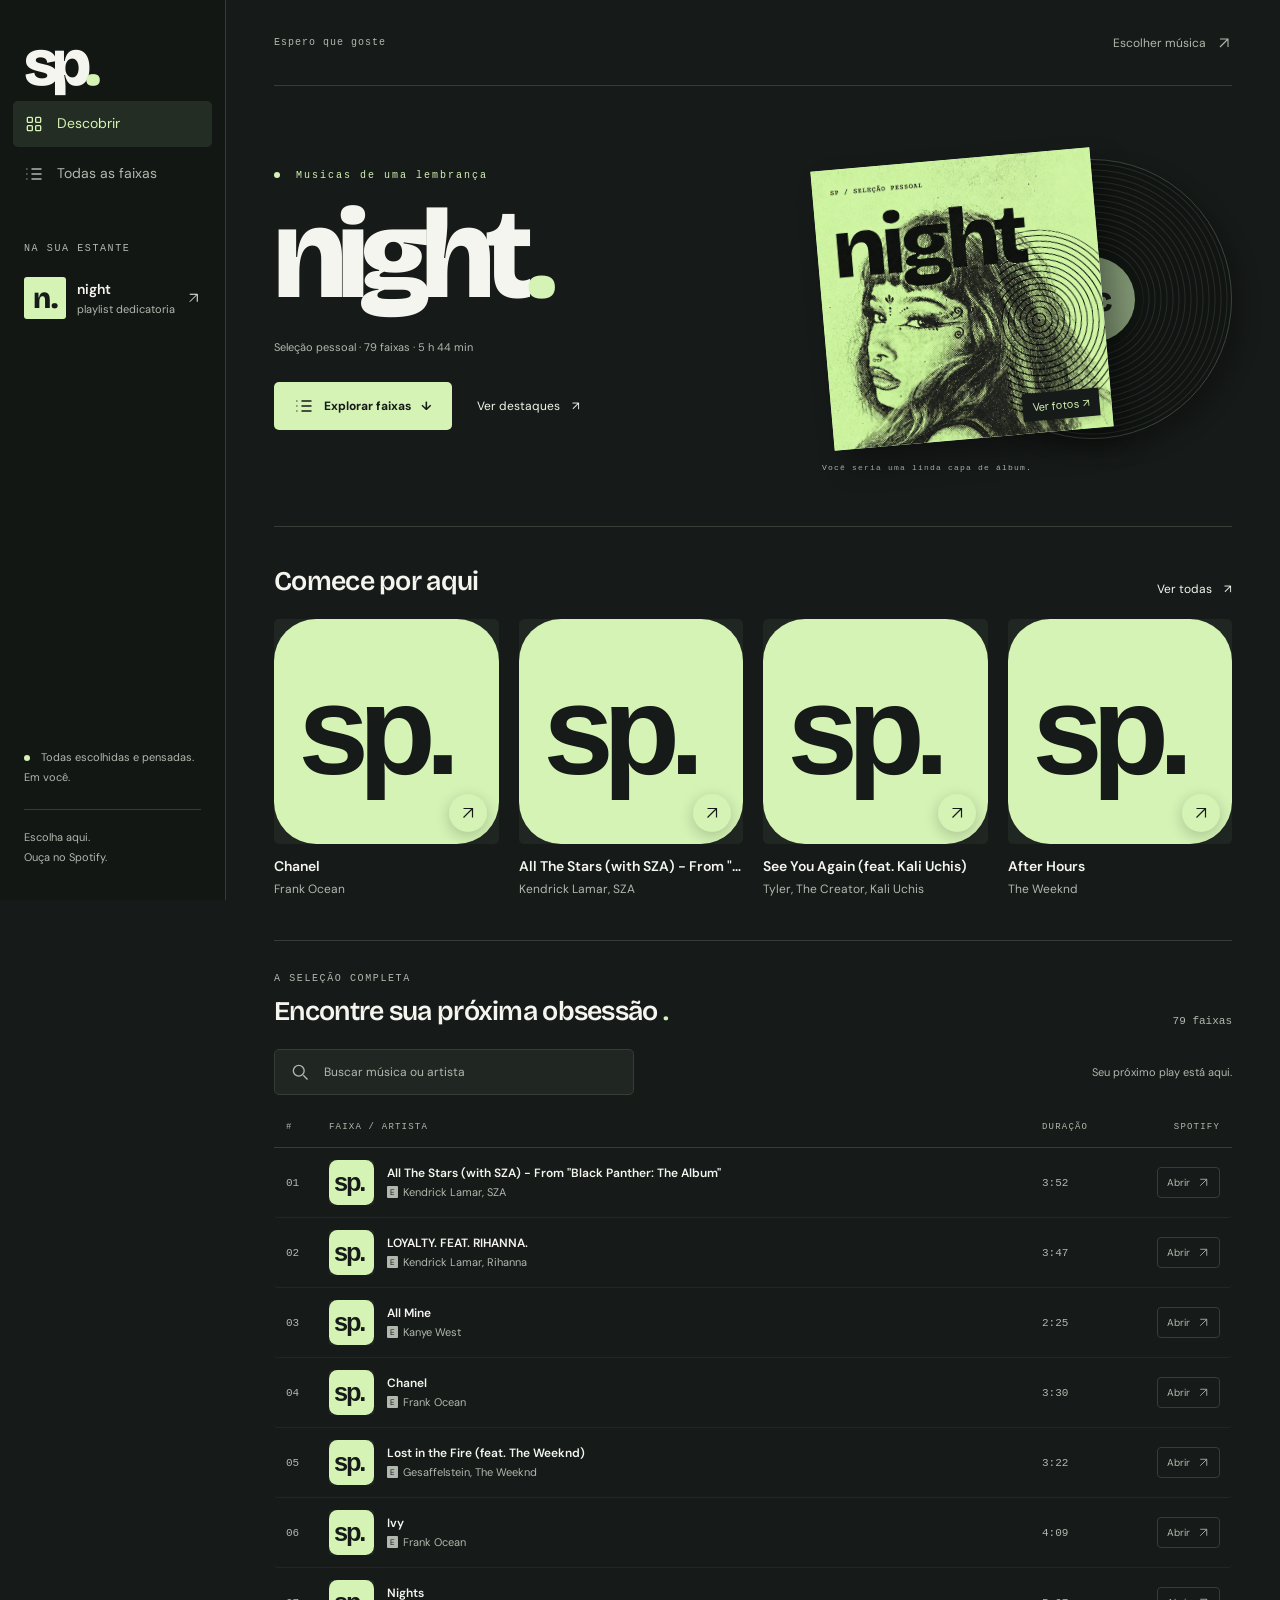
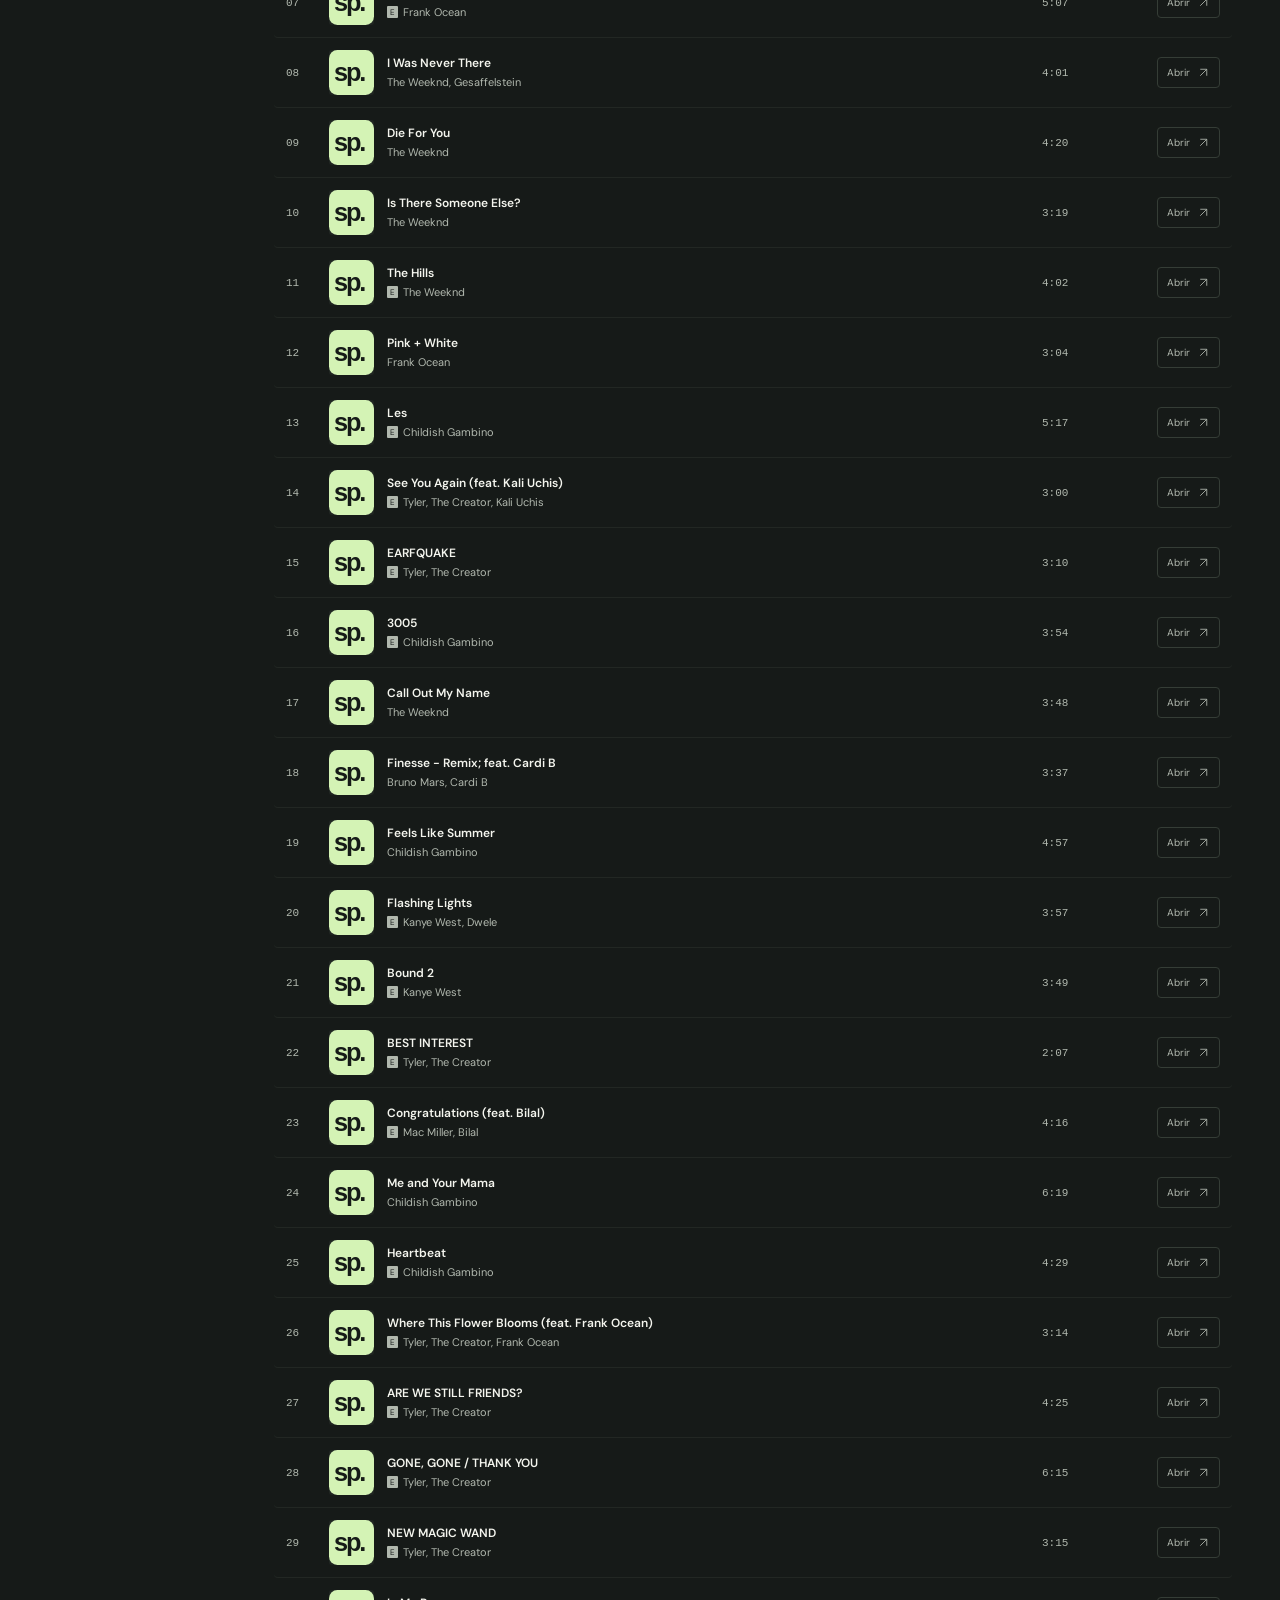
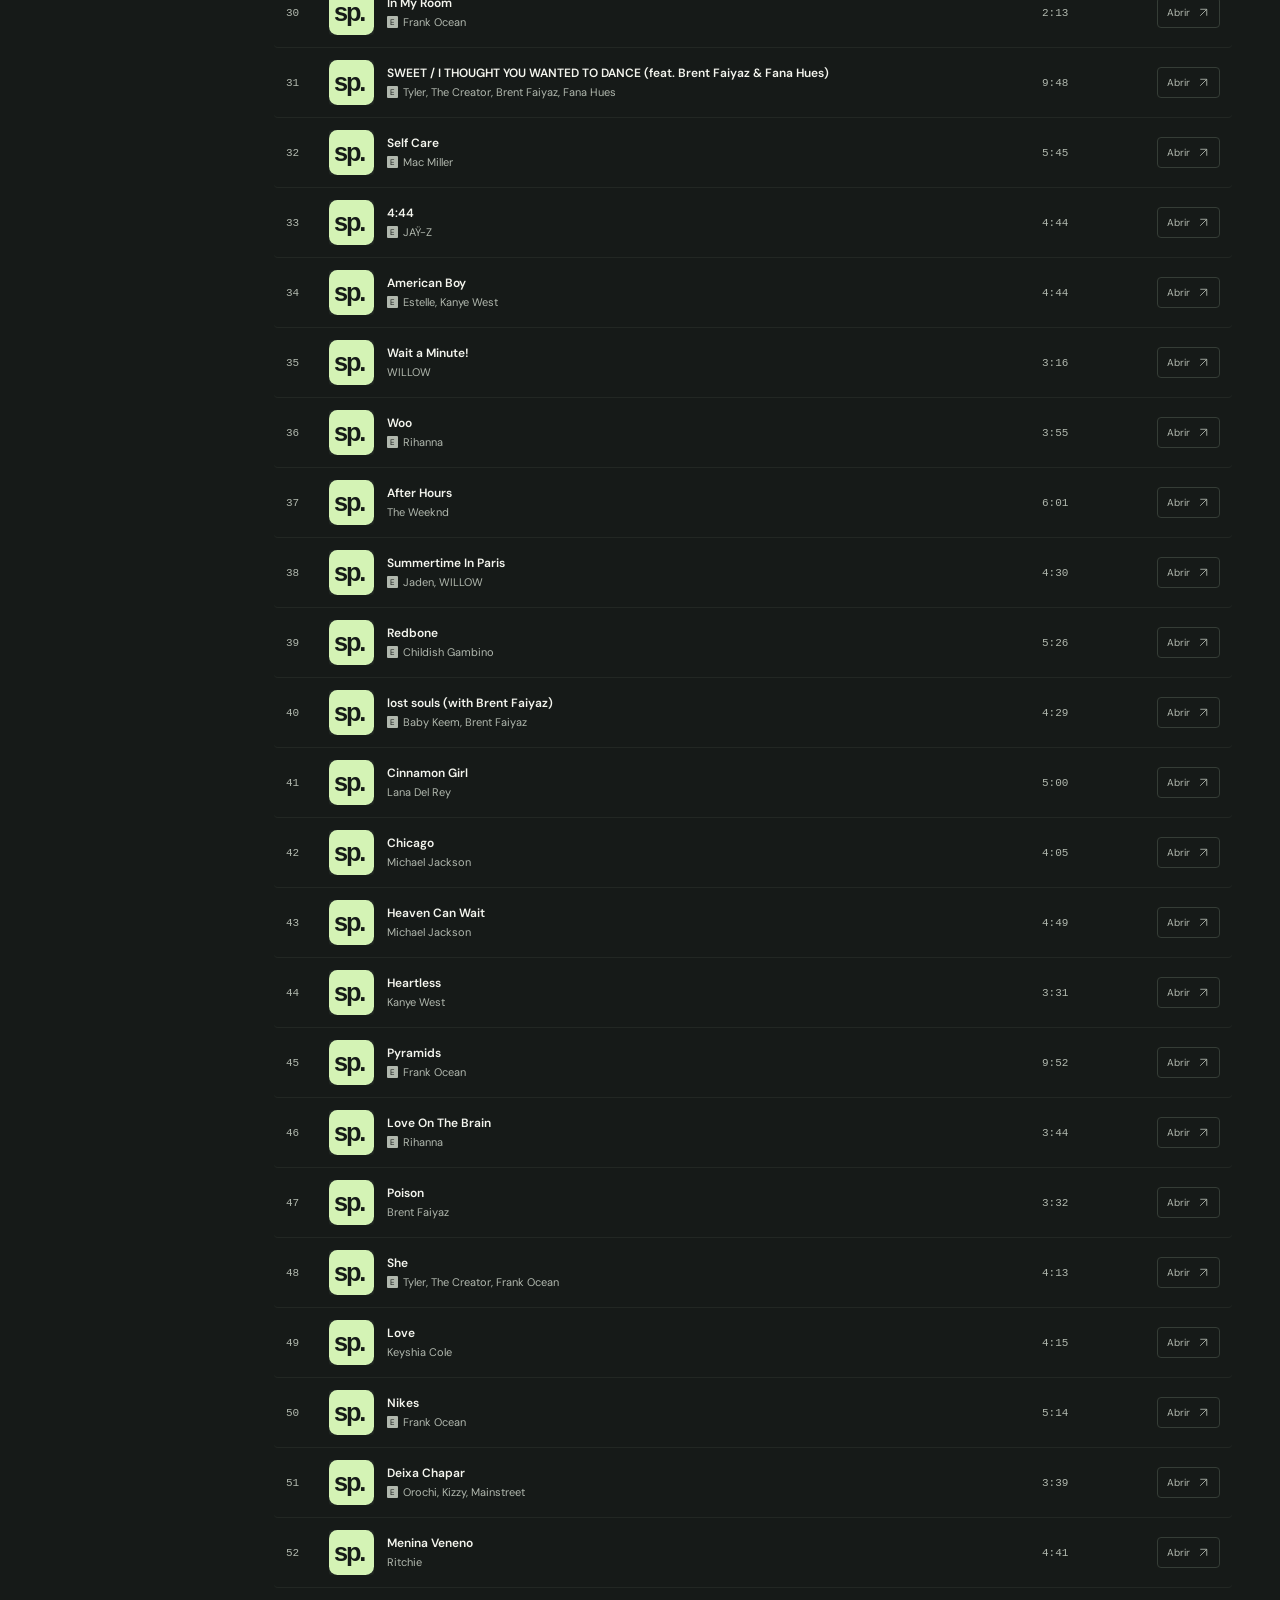
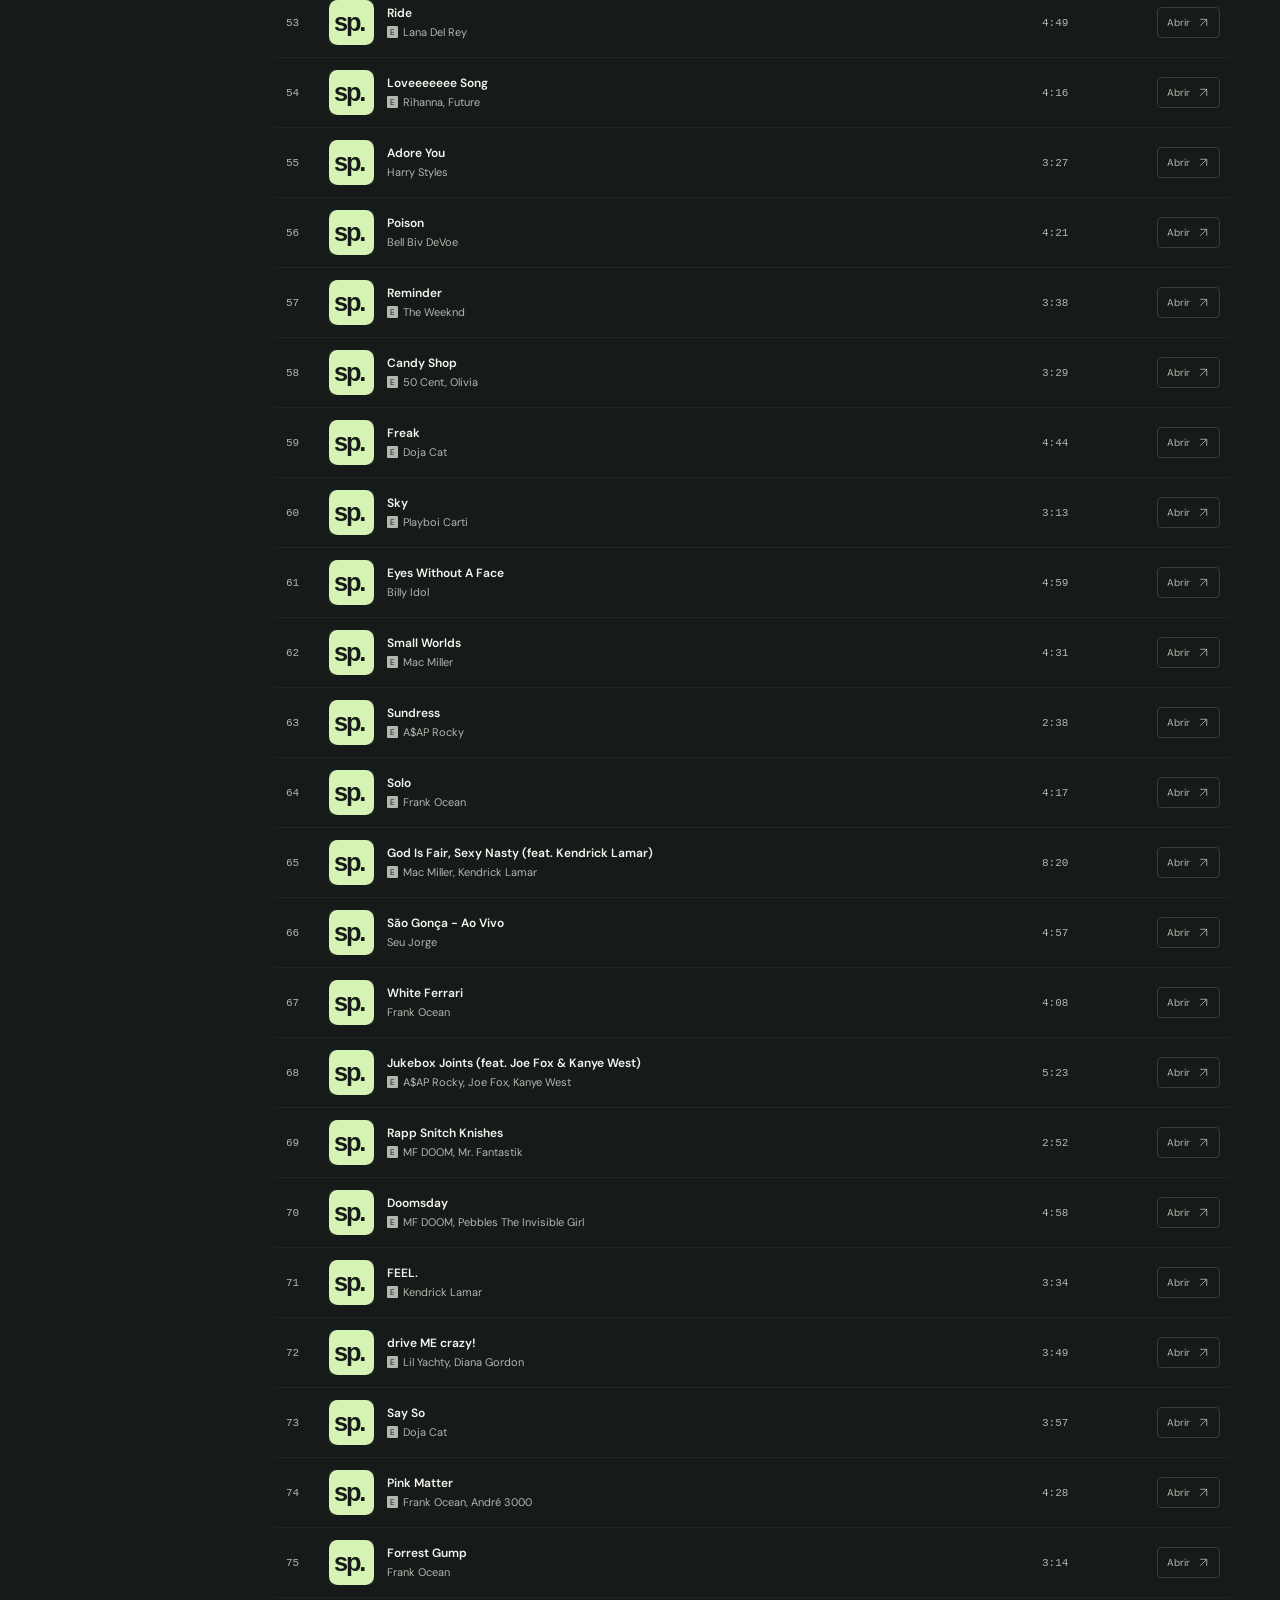
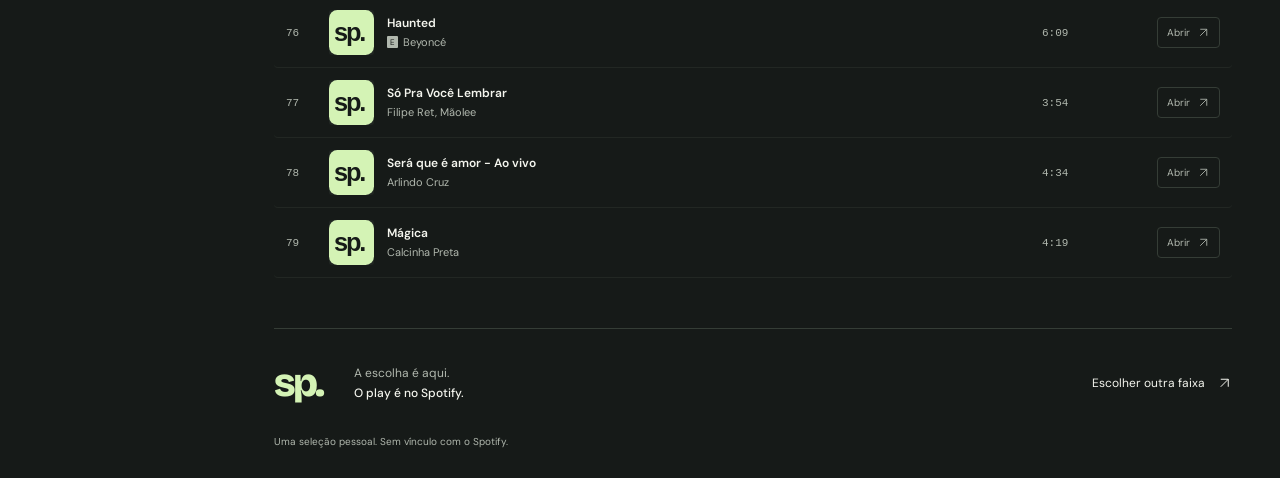
<file: index.html>
<!doctype html>
<html lang="pt-BR">
<head>
  <meta charset="utf-8">
  <meta name="viewport" content="width=device-width, initial-scale=1">
  <meta name="theme-color" content="#161a18">
  <meta name="description" content="night, uma playlist dedicatoria. todas as faixas levam ao spotify.">
  <title>night — SP / seleção pessoal</title>
  <link rel="icon" href="assets/favicon.svg" type="image/svg+xml">
  <link rel="preconnect" href="https://fonts.googleapis.com">
  <link rel="preconnect" href="https://fonts.gstatic.com" crossorigin>
  <link href="https://fonts.googleapis.com/css2?family=Bricolage+Grotesque:wght@500;600;700;800&family=DM+Sans:wght@400;500;600;700&display=swap" rel="stylesheet">
  <link rel="stylesheet" href="styles.css?v=gallery-1">
  <script src="catalog.js" defer></script>
  <script src="app.js?v=selection-2" defer></script>
</head>
<body id="inicio">
  <a class="skip" href="#conteudo">Pular para o conteúdo</a>
  <svg class="svg-defs" aria-hidden="true" xmlns="http://www.w3.org/2000/svg"><defs>
    <symbol id="arrow" viewBox="0 0 24 24"><path d="M6 18 18 6M6 6h12v12"/></symbol>
    <symbol id="search" viewBox="0 0 24 24"><circle cx="10.5" cy="10.5" r="6.5"/><path d="m16 16 5 5"/></symbol>
    <symbol id="grid" viewBox="0 0 24 24"><rect x="4" y="4" width="6" height="6" rx="1"/><rect x="14" y="4" width="6" height="6" rx="1"/><rect x="4" y="14" width="6" height="6" rx="1"/><rect x="14" y="14" width="6" height="6" rx="1"/></symbol>
    <symbol id="list" viewBox="0 0 24 24"><path d="M9 6h12M9 12h12M9 18h12M3 6h1M3 12h1M3 18h1"/></symbol>
    <symbol id="spotify" viewBox="0 0 24 24"><circle cx="12" cy="12" r="10" fill="currentColor" stroke="none"/><path d="M6.5 9c3-1 7-1 11 1M7.5 12.5c3-.8 6-.5 9 .8M8.5 16c2-.6 4-.4 7 .6" stroke="#161a18" stroke-width="1.8" stroke-linecap="round" fill="none"/></symbol>
  </defs></svg>

  <aside class="sidebar">
    <a class="brand" href="#inicio" aria-label="SP — início">sp<span class="brand-dot">.</span></a>
    <nav aria-label="Navegação principal">
      <a class="nav-link" href="#inicio"><svg><use href="#grid"/></svg>Descobrir</a>
      <a class="nav-link" href="#faixas"><svg><use href="#list"/></svg>Todas as faixas</a>
    </nav>
    <div class="library">
      <p class="label">NA SUA ESTANTE</p>
      <a class="library-item" href="#faixas">
        <div class="mini-cover" aria-hidden="true">n.</div><span><strong>night</strong><small>playlist dedicatoria</small></span><svg><use href="#arrow"/></svg>
      </a>
    </div>
    <div class="sidebar-bottom"><span class="status-dot"></span> Todas escolhidas e pensadas. Em você.<p>Escolha aqui.<br>Ouça no Spotify.</p></div>
  </aside>

  <main id="conteudo">
    <header class="topbar"><span>Espero que goste</span><a href="#faixas">Escolher música <svg><use href="#arrow"/></svg></a></header>
    <section class="hero" aria-labelledby="selection-title">
      <div class="hero-copy">
        <p class="eyebrow"><span class="status-dot"></span> Musicas de uma lembrança</p>
        <h1 id="selection-title">night<span>.</span></h1>
        <p class="selection-meta" id="selection-meta">Playlist dedicatoria</p>
        <div class="hero-actions"><a class="button button-primary" href="#faixas"><svg><use href="#list"/></svg>Explorar faixas <span>↓</span></a><a class="text-link" href="#destaques">Ver destaques <span>↗</span></a></div>
      </div>
      <div class="hero-art">
        <div class="vinyl" aria-hidden="true"><span class="vinyl-label">ec</span></div>
        <a class="sleeve sleeve--photo" href="galeria.html" aria-label="Abrir álbum de fotos"><img class="album-cover-image" src="assets/night-album-clean.webp" width="1254" height="1254" alt="Capa night com retrato em retícula verde, tipografia preta e círculos impressos" fetchpriority="high" decoding="async"><span class="album-open">Ver fotos ↗</span></a>
        <span class="art-caption">Você seria uma linda capa de álbum.</span>
      </div>
    </section>

    <section id="destaques" class="highlights" aria-labelledby="highlights-title">
      <div class="section-heading"><div><p class="label"></p><h2 id="highlights-title">Comece por aqui</h2></div><a class="text-link" href="#faixas">Ver todas <span>↗</span></a></div>
      <div id="highlights" class="highlight-grid" aria-busy="true"><p class="loading">Carregando destaques…</p></div>
    </section>

    <section id="faixas" class="tracks-section" aria-labelledby="tracks-title">
      <div class="section-heading track-heading"><div><p class="label">A SELEÇÃO COMPLETA</p><h2 id="tracks-title">Encontre sua próxima obsessão <span>.</span></h2></div><span id="total" class="track-count"></span></div>
      <div class="search-bar"><label class="search-input"><svg><use href="#search"/></svg><span class="sr-only">Buscar música ou artista</span><input id="search-input" type="search" placeholder="Buscar música ou artista" autocomplete="off" disabled></label><span class="search-note">Seu próximo play está aqui.</span></div>
      <p id="result-status" class="sr-only" role="status" aria-live="polite"></p>
      <div class="table-head" aria-hidden="true"><span>#</span><span>FAIXA / ARTISTA</span><span>DURAÇÃO</span><span>SPOTIFY</span></div>
      <ol id="tracks" class="track-list" aria-busy="true"></ol>
      <div id="empty" class="empty-state" hidden><h3>Nenhuma faixa encontrada.</h3><p>Tente outro nome de música ou artista.</p><button id="clear-search" class="button button-secondary">Limpar busca</button></div>
      <p id="load-message" class="loading" role="status">Carregando a seleção…</p>
      <noscript><p>Ative o JavaScript no navegador para explorar as músicas desta seleção.</p></noscript>
    </section>

    <footer><a class="footer-brand" href="#inicio">sp.</a><p>A escolha é aqui.<br><strong>O play é no Spotify.</strong></p><a class="text-link" href="#faixas">Escolher outra faixa <svg><use href="#arrow"/></svg></a><small>Uma seleção pessoal. Sem vínculo com o Spotify.</small></footer>
  </main>
</body>
</html>
</file>
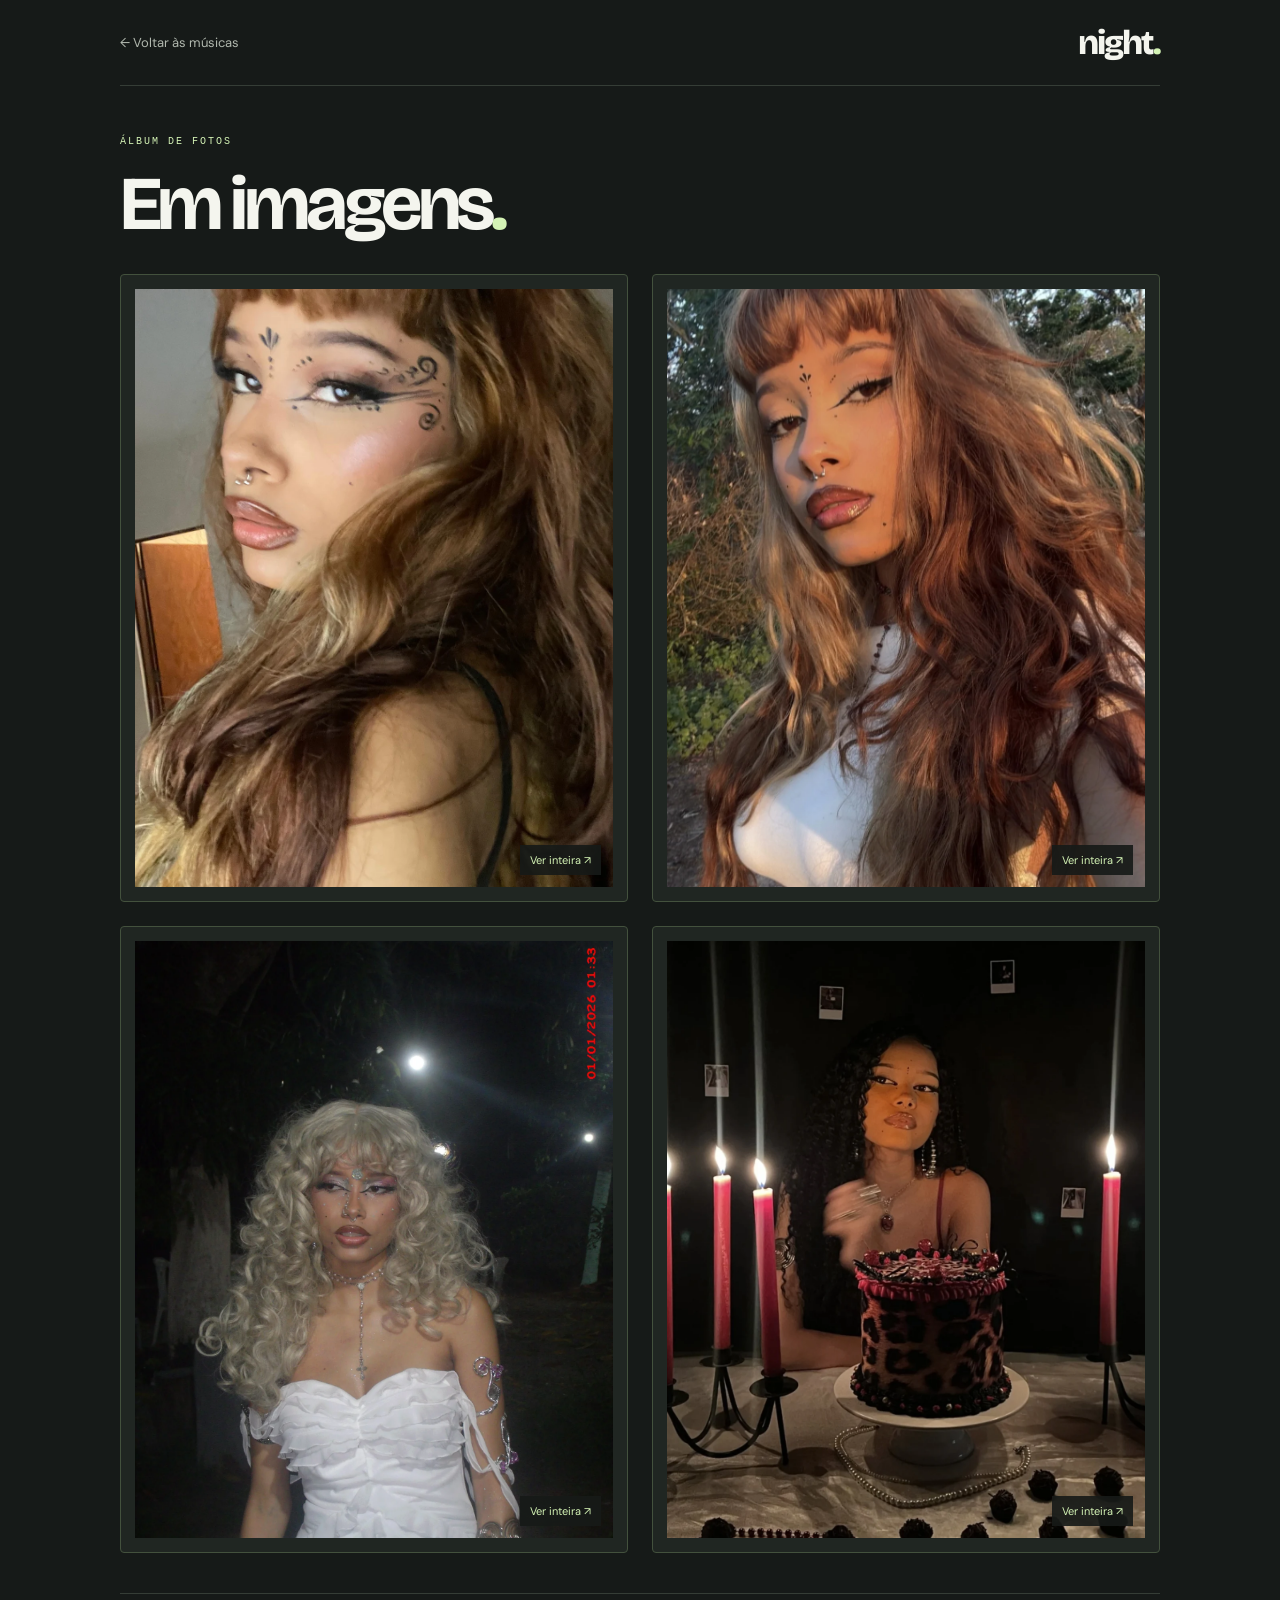
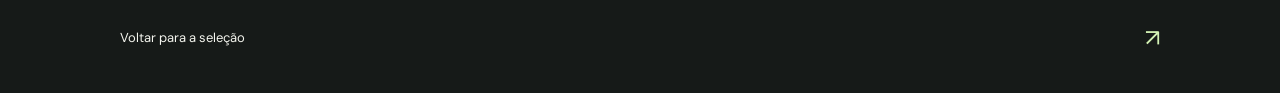
<file: galeria.html>
<!doctype html>
<html lang="pt-BR">
<head>
  <meta charset="utf-8">
  <meta name="viewport" content="width=device-width, initial-scale=1">
  <meta name="theme-color" content="#161a18">
  <title>night — álbum de fotos</title>
  <link rel="icon" href="assets/favicon.svg" type="image/svg+xml">
  <link rel="preconnect" href="https://fonts.googleapis.com">
  <link rel="preconnect" href="https://fonts.gstatic.com" crossorigin>
  <link href="https://fonts.googleapis.com/css2?family=Bricolage+Grotesque:wght@500;600;700;800&family=DM+Sans:wght@400;500;600;700&display=swap" rel="stylesheet">
  <link rel="stylesheet" href="styles.css?v=gallery-1">
  <link rel="stylesheet" href="galeria.css?v=message-toggle-1">
</head>
<body class="photo-page">
  <a class="skip" href="#fotos">Pular para as fotos</a>
  <header class="photo-nav">
    <a class="photo-back" href="index.html">← Voltar às músicas</a>
    <a class="photo-logo" href="index.html" aria-label="night — início">night<span>.</span></a>
  </header>
  <main class="photo-main" id="fotos">
    <div class="photo-heading">
      <p class="eyebrow">ÁLBUM DE FOTOS</p>
      <h1>Em imagens<span>.</span></h1>
    </div>
    <div class="photo-grid" aria-label="Galeria com quatro fotos">
      <figure class="photo photo-wide"><details class="photo-message"><summary class="photo-view" aria-label="Ler ou fechar mensagem"><img src="assets/galeria/foto-1.webp" width="1800" height="1350" alt="Retrato de olhar sobre o ombro, com desenhos delicados na maquiagem" fetchpriority="high" decoding="async"><span class="photo-expand" aria-hidden="true">Ver inteira ↗</span></summary>
<aside class="photo-note" lang="en" aria-label="A note for you">
      <p>I love how we can talk for ages and, before I know it, so much time has gone by. Somewhere along the way, we find something else we have in common, and I always want to stay a little longer, talking to you.</p>
      <p>I really miss your affection. Sometimes I wish I could show you and tell you more clearly how much you mean to me (if you'd stop running away), but some things I'd rather show you in person.</p>
      <p>In the meantime, I'm leaving a little of that affection here, in the songs I picked. I may not always show it as much as I'd like to, but I want you to know: you are so loved by me.</p>
    </aside>
</details></figure>
      <figure class="photo photo-sunset"><a class="photo-view" href="assets/galeria/foto-2.webp" target="_blank" rel="noopener" aria-label="Abrir foto inteira em nova aba"><img src="assets/galeria/foto-2.webp" width="1017" height="1800" alt="Retrato ao ar livre iluminado pela luz dourada do pôr do sol" loading="lazy" decoding="async"><span class="photo-expand" aria-hidden="true">Ver inteira ↗</span></a></figure>
      <figure class="photo photo-night"><a class="photo-view" href="assets/galeria/foto-3.webp" target="_blank" rel="noopener" aria-label="Abrir foto inteira em nova aba"><img src="assets/galeria/foto-3.webp" width="1350" height="1800" alt="Retrato à noite com cabelos claros e vestido branco" loading="lazy" decoding="async"><span class="photo-expand" aria-hidden="true">Ver inteira ↗</span></a></figure>
      <figure class="photo photo-candles"><a class="photo-view" href="assets/galeria/foto-4.webp" target="_blank" rel="noopener" aria-label="Abrir foto inteira em nova aba"><img src="assets/galeria/foto-4.webp" width="1220" height="1493" alt="Retrato atrás de um bolo, entre velas acesas" loading="lazy" decoding="async"><span class="photo-expand" aria-hidden="true">Ver inteira ↗</span></a></figure>
    </div>
    <div class="photo-end"><a href="index.html#faixas">Voltar para a seleção <span aria-hidden="true">↗</span></a></div>
  </main>
</body>
</html>
</file>
<file: styles.css>
:root{--bg:#161a18;--panel:#202622;--line:#353d36;--accent:#d4f3b5;--text:#f4f5ee;--muted:#b1b8ae;--display:'Bricolage Grotesque','Arial Black',sans-serif;--body:'DM Sans',Arial,sans-serif}
*{box-sizing:border-box}html{scroll-behavior:smooth;scroll-padding-top:28px}body{margin:0;background:var(--bg);color:var(--text);font-family:var(--body);font-size:14px;-webkit-font-smoothing:antialiased}a{color:inherit;text-decoration:none}button,input{font:inherit}button,a,input{-webkit-tap-highlight-color:transparent}a:focus-visible,button:focus-visible,input:focus-visible{outline:2px solid var(--accent);outline-offset:6px}svg{width:20px;height:20px;fill:none;stroke:currentColor;stroke-width:1.6;flex-shrink:0}.svg-defs{position:absolute;width:0;height:0;overflow:hidden}.sr-only{position:absolute;width:1px;height:1px;padding:0;margin:-1px;overflow:hidden;clip:rect(0,0,0,0);white-space:nowrap;border:0}.skip{position:fixed;top:-100px;left:20px;z-index:10;background:var(--accent);color:var(--bg);padding:12px}.skip:focus{top:12px}
.sidebar{position:fixed;left:0;top:0;bottom:0;width:226px;padding:32px 24px;border-right:1px solid var(--line);background:#131714;display:flex;flex-direction:column}.brand{font-family:var(--display);font-size:65px;font-weight:800;line-height:1;letter-spacing:-6px;width:fit-content}.brand-dot{color:var(--accent)}.brand-caption,.label,.eyebrow,.topbar,.art-caption,.table-head,.sleeve-top,.sleeve-bottom{font:10px/1.6 'Courier New',monospace;letter-spacing:1.6px}.brand-caption{color:var(--muted);margin:12px 0 46px;letter-spacing:2px}.nav-link{display:flex;gap:13px;padding:13px 11px;margin:4px -11px;color:var(--muted);border-radius:5px}.nav-link:first-child{color:var(--accent);background:#242d23}.nav-link:hover{color:var(--text);background:var(--panel)}.library{margin-top:40px}.label{color:var(--muted);margin:0 0 8px}.library-item{display:flex;align-items:center;gap:11px;margin-top:20px}.mini-cover{width:42px;height:42px;background:var(--accent);color:var(--bg);font:800 29px var(--display);display:grid;place-items:center;border-radius:3px}.library-item strong{font-weight:600}.library-item small{display:block;color:var(--muted);font-size:11px;margin-top:4px}.library-item svg{margin-left:auto;width:15px}.sidebar-bottom{margin-top:auto;color:var(--muted);font-size:11px;line-height:1.8}.sidebar-bottom p{border-top:1px solid var(--line);padding-top:18px;margin:22px 0 0}.status-dot{display:inline-block;width:6px;height:6px;border-radius:50%;background:var(--accent);margin-right:8px}main{margin-left:226px;padding:0 48px;max-width:1800px}.topbar{height:86px;display:flex;justify-content:space-between;align-items:center;color:var(--muted);border-bottom:1px solid var(--line);letter-spacing:1px}.topbar strong{font-weight:normal;color:var(--text)}.topbar a{display:flex;gap:10px;align-items:center;font:12px var(--body);letter-spacing:0}.topbar svg{width:16px}.hero{min-height:440px;display:grid;grid-template-columns:1.1fr 1fr;align-items:center;gap:36px;padding:44px 0 58px}.eyebrow{margin:0 0 12px;color:var(--accent);font-size:10px;letter-spacing:2px}.hero h1{font:800 clamp(90px,10vw,160px)/.93 var(--display);letter-spacing:-8px;margin:12px 0 24px}.hero h1 span{color:var(--accent)}.hero-description{font-size:18px;line-height:1.5;margin:0 0 18px;color:var(--muted)}.selection-meta{font-size:11px;color:var(--muted);display:flex;gap:9px;flex-wrap:wrap}.hero-actions{display:flex;gap:25px;align-items:center;margin-top:28px}.button{display:inline-flex;align-items:center;justify-content:center;gap:10px;min-height:48px;padding:14px 20px;border:0;border-radius:5px;font-size:12px;font-weight:700;cursor:pointer;transition:background .18s,transform .18s}.button-primary{background:var(--accent);color:var(--bg)}.button-primary:hover{background:#e2fbd0;transform:translateY(-2px)}.button-arrow{width:16px;margin-left:8px}.text-link{font-size:12px;display:inline-flex;align-items:center;gap:12px}.text-link:hover{color:var(--accent)}.hero-art{position:relative;width:100%;height:330px;max-width:410px;justify-self:end;display:flex;align-items:center}.sleeve{position:relative;width:280px;height:280px;background:var(--accent);color:var(--bg);overflow:hidden;padding:20px;z-index:1;box-shadow:12px 16px 28px #0005;transform:rotate(-5deg)}.sleeve-top{display:flex;justify-content:space-between;font-size:7px;letter-spacing:1px}.sleeve-word{font:800 80px/.95 var(--display);letter-spacing:-6px;position:relative;z-index:2;margin-top:36px}.sleeve-moon{position:absolute;width:170px;height:170px;border-radius:50%;border:1px solid #161a1855;top:87px;right:-27px;background:repeating-radial-gradient(circle at center,#161a18 0 1px,transparent 1px 7px);clip-path:inset(0 0 0 30%)}.sleeve-bottom{position:absolute;bottom:19px;left:20px;right:20px;display:flex;justify-content:space-between;font-size:8px;letter-spacing:1px;line-height:1.5}.vinyl{position:absolute;right:0;width:280px;height:280px;border-radius:50%;background:repeating-radial-gradient(circle,#111412 0 2px,#252c26 3px,#111412 4px 6px);border:1px solid #3a453d;box-shadow:10px 10px 20px #0004;display:grid;place-items:center}.vinyl-label{border-radius:50%;background:#809673;color:var(--bg);width:85px;height:85px;display:grid;place-items:center;font:800 34px var(--display);box-shadow:0 0 0 8px #101511}.art-caption{position:absolute;bottom:-11px;left:0;font-size:8px;letter-spacing:1.2px;color:var(--muted)}
.highlights{border-top:1px solid var(--line);padding:30px 0 42px}.section-heading{display:flex;justify-content:space-between;align-items:flex-end;gap:20px;margin-bottom:22px}h2{font:600 27px/1.2 var(--display);letter-spacing:-.7px;margin:0}h2 span{color:var(--accent)}.highlight-grid{display:grid;grid-template-columns:repeat(4,minmax(0,1fr));gap:20px}.highlight-card{display:block;min-width:0}.cover-wrap{position:relative;aspect-ratio:1;overflow:hidden;background:var(--panel);border-radius:5px}.cover-wrap img{width:100%;height:100%;object-fit:cover;display:block;transition:transform .35s}.card-open{position:absolute;right:12px;bottom:12px;width:38px;height:38px;display:grid;place-items:center;border-radius:50%;background:var(--accent);color:var(--bg);box-shadow:0 4px 15px #0003;transition:transform .2s}.card-open svg{width:18px}.highlight-card:hover .cover-wrap img{transform:scale(1.035)}.highlight-card:hover .card-open{transform:translateY(-3px)}.highlight-card h3{font-size:14px;font-weight:600;line-height:1.35;white-space:nowrap;overflow:hidden;text-overflow:ellipsis;margin:13px 0 5px}.highlight-card p{color:var(--muted);font-size:12px;line-height:1.4;white-space:nowrap;overflow:hidden;text-overflow:ellipsis;margin:0}.tracks-section{padding:30px 0 50px;border-top:1px solid var(--line)}.track-count{font:11px 'Courier New',monospace;color:var(--muted);white-space:nowrap}.search-bar{display:flex;align-items:center;justify-content:space-between;gap:20px;margin-bottom:25px}.search-input{display:flex;align-items:center;gap:12px;width:360px;background:var(--panel);border:1px solid var(--line);border-radius:5px;padding:12px 15px;color:var(--muted)}.search-input input{width:100%;border:0;background:transparent;color:var(--text);font-size:12px;min-width:0}.search-input:focus-within{border-color:var(--accent)}.search-input input:focus-visible{outline:none}.search-input input::placeholder{color:var(--muted)}.search-note{font-size:11px;color:var(--muted)}.table-head,.track-row{display:grid;grid-template-columns:25px minmax(0,1fr) 65px 95px;gap:18px;align-items:center}.table-head{font-size:9px;color:var(--muted);padding:0 12px 13px;border-bottom:1px solid var(--line);letter-spacing:1.2px}.table-head span:last-child{text-align:right}.track-list{list-style:none;margin:0;padding:0}.track-row{padding:11px 12px;min-height:70px;border-bottom:1px solid #353d3660;border-radius:4px;transition:background .15s}.track-row:hover{background:var(--panel)}.track-number{font:11px 'Courier New',monospace;color:var(--muted)}.track-info{display:flex;gap:13px;align-items:center;min-width:0}.track-info img{width:45px;height:45px;object-fit:cover;flex-shrink:0;border-radius:3px;background:var(--panel)}.track-text{min-width:0}.track-title{display:block;font-size:12px;font-weight:600;line-height:1.45;white-space:nowrap;overflow:hidden;text-overflow:ellipsis}.track-title:hover{color:var(--accent)}.track-artist{display:block;font-size:11px;color:var(--muted);line-height:1.45;margin-top:3px;white-space:nowrap;overflow:hidden;text-overflow:ellipsis}.explicit{display:inline-block;font-size:8px;line-height:12px;padding:0 3px;color:var(--bg);background:var(--muted);margin-right:5px;border-radius:1px;vertical-align:1px}.track-duration{font:11px 'Courier New',monospace;color:var(--muted)}.track-open{justify-self:end;display:flex;align-items:center;gap:7px;font-size:10px;border:1px solid var(--line);border-radius:4px;padding:8px 9px;color:var(--muted)}.track-open svg{width:13px;height:13px}.track-open:hover{color:var(--accent);border-color:var(--accent)}.loading,.empty-state{padding:36px 0;color:var(--muted);font-size:13px;text-align:center}.empty-state h3{color:var(--text);font:600 24px var(--display)}.button-secondary{margin-top:10px;background:var(--panel);border:1px solid var(--line);color:var(--text)}[hidden]{display:none!important}
footer{border-top:1px solid var(--line);padding:30px 0;display:grid;grid-template-columns:60px 1fr auto;align-items:center;gap:20px}.footer-brand{font:800 40px var(--display);letter-spacing:-3px;color:var(--accent)}footer p{font-size:12px;line-height:1.7;color:var(--muted);margin:0}footer strong{font-weight:500;color:var(--text)}footer svg{width:15px}footer small{grid-column:1/-1;font-size:10px;color:var(--muted);margin-top:8px}
@media(min-width:1500px){main{padding:0 70px}.hero{min-height:520px}.hero-art{max-width:480px;height:380px}.sleeve,.vinyl{width:320px;height:320px}.sleeve-word{font-size:94px}.sleeve-moon{width:210px;height:210px}}
@media(max-width:1150px){.sidebar{width:185px;padding:28px 20px}main{margin-left:185px;padding:0 30px}.hero{gap:18px}.hero-art{max-width:310px;height:280px}.sleeve,.vinyl{width:225px;height:225px}.sleeve{padding:16px}.sleeve-word{font-size:64px}.sleeve-moon{width:140px;height:140px;top:80px}.sleeve-bottom{bottom:16px;left:16px;right:16px}.sleeve-top{font-size:6px}.hero-actions{gap:16px}.text-link{font-size:11px}.highlight-grid{gap:16px}.search-note{display:none}.hero-description{font-size:16px}}
@media(max-width:900px){.sidebar{width:76px;padding:24px 14px;align-items:center}.brand{font-size:44px;letter-spacing:-4px}.brand-caption,.library,.sidebar-bottom{display:none}.sidebar nav{margin-top:45px;width:100%}.nav-link{font-size:0;justify-content:center;margin:8px 0;padding:13px 8px}.nav-link svg{width:21px;height:21px}.nav-link{gap:0}main{margin-left:76px;padding:0 28px}.hero h1{font-size:100px;letter-spacing:-6px}.hero-art{max-width:280px}.sleeve,.vinyl{width:205px;height:205px}.sleeve-word{font-size:61px;margin-top:28px}.sleeve-moon{width:120px;height:120px}.sleeve-top span:last-child{display:none}.hero-actions{flex-wrap:wrap;gap:18px}.hero{min-height:400px}.track-heading h2{font-size:24px}.art-caption{font-size:6px;bottom:10px}}
@media(max-width:650px){html{scroll-padding-top:20px}.sidebar{position:relative;width:100%;height:69px;padding:12px 22px;flex-direction:row;justify-content:space-between;border-right:0;border-bottom:1px solid var(--line)}.brand{font-size:43px}.sidebar nav{display:flex;width:auto;margin:0;gap:8px}.nav-link{font-size:11px;padding:8px 10px;margin:0;gap:7px}.nav-link svg{width:15px;height:15px}.nav-link:first-child{background:transparent;color:var(--muted)}main{margin:0;padding:0 22px}.topbar{height:57px;font-size:8px}.topbar a{font-size:10px}.topbar svg{width:13px}.hero{padding:34px 0 30px;display:flex;flex-direction:column;gap:28px;align-items:stretch}.eyebrow{font-size:8px;margin-bottom:14px}.hero h1{font-size:112px;letter-spacing:-7px;margin:0 0 18px}.hero-description{font-size:16px;margin-bottom:15px}.hero-description br{display:none}.selection-meta{font-size:10px}.hero-actions{margin-top:24px;flex-wrap:nowrap;gap:20px}.button{padding:12px 16px;font-size:11px;min-height:45px}.button-arrow{margin-left:0}.hero-art{width:100%;height:230px;max-width:340px;align-self:center;margin-top:0}.sleeve,.vinyl{width:195px;height:195px}.sleeve{margin-left:14px}.sleeve-word{font-size:58px}.vinyl{right:15px}.sleeve-bottom{font-size:7px}.art-caption{left:14px;bottom:-2px;font-size:6px}.highlights{padding:25px 0 30px}.section-heading{margin-bottom:19px}h2{font-size:24px}.label{font-size:8px;letter-spacing:1.3px}.highlight-grid{grid-template-columns:repeat(2,minmax(0,1fr));column-gap:16px;row-gap:24px}.highlight-card h3{font-size:12px;margin-top:10px}.highlight-card p{font-size:10px}.card-open{width:30px;height:30px;right:9px;bottom:9px}.card-open svg{width:15px}.track-heading{align-items:center}.track-heading h2{font-size:25px;max-width:230px;line-height:1.15}.track-count{font-size:10px}.tracks-section{padding:27px 0 35px}.search-input{width:100%;padding:13px}.search-bar{margin-bottom:22px}.table-head,.track-row{grid-template-columns:17px minmax(0,1fr) 27px;gap:9px}.table-head{padding:0 0 11px;font-size:8px}.table-head span:nth-child(3),.track-duration{display:none}.table-head span:last-child{font-size:0}.table-head span:last-child:after{content:'↗';font-size:13px}.track-row{padding:10px 0;min-height:65px}.track-info{gap:10px}.track-info img{width:40px;height:40px}.track-title{font-size:11px}.track-artist{font-size:10px}.track-number{font-size:10px}.track-open{border:0;padding:5px;font-size:0;gap:0}.track-open svg{width:17px;height:17px;color:var(--accent)}footer{grid-template-columns:45px 1fr;gap:15px;padding:25px 0}footer .text-link{grid-column:1/-1;margin-top:9px}footer small{font-size:9px}.search-note{display:none}}
.sleeve.sleeve--photo{padding:0;display:block;flex-shrink:0;transition:transform .2s}.sleeve--photo:hover{transform:rotate(-2deg)}.album-cover-image{display:block;width:100%;height:100%;object-fit:cover}.album-open{position:absolute;bottom:12px;right:12px;padding:7px 10px;background:var(--bg);color:var(--accent);font:11px var(--body);box-shadow:0 2px 8px #0003}
@media(prefers-reduced-motion:reduce){html{scroll-behavior:auto}*,*::before,*::after{transition:none!important;animation:none!important}}
</file>
<file: galeria.css>
.photo-page{background:var(--bg)}
.photo-nav,.photo-main{width:min(1040px,calc(100% - 80px));margin:0 auto;padding:0}
.photo-nav{display:flex;align-items:center;justify-content:space-between;min-height:86px;border-bottom:1px solid var(--line)}
.photo-back{font-size:13px;padding:12px 0;color:var(--muted)}
.photo-back:hover,.photo-end a:hover{color:var(--accent)}
.photo-logo{font:800 34px/1 var(--display);letter-spacing:-2px}
.photo-logo span,.photo-heading h1 span{color:var(--accent)}
.photo-heading{padding:48px 0 32px}
.photo-heading h1{font:700 clamp(46px,6vw,76px)/1 var(--display);letter-spacing:-.055em;margin:0}
.photo-heading .eyebrow{margin:0 0 16px}
.photo-grid{display:grid;grid-template-columns:repeat(2,minmax(0,1fr));gap:24px}
.photo{margin:0;min-width:0;padding:14px;background:#202622;border:1px solid #43513d;border-radius:4px}
.photo img{display:block;width:100%;height:auto;aspect-ratio:4/5;object-fit:cover;object-position:center 30%;background:#131714}


.photo-end{border-top:1px solid var(--line);margin-top:40px;padding:28px 0 40px}
.photo-end a{display:flex;justify-content:space-between;align-items:center;font-size:13px}
.photo-end span{font-size:24px;color:var(--accent)}
@media(max-width:650px){
.photo-nav,.photo-main{width:calc(100% - 40px)}
.photo-nav{min-height:76px}
.photo-back{font-size:12px}
.photo-logo{font-size:28px}
.photo-heading{padding:36px 0 28px}
.photo-grid{grid-template-columns:1fr;gap:20px}
.photo{padding:10px}

}

.photo-view{display:block;position:relative;overflow:hidden}.photo-expand{position:absolute;bottom:12px;right:12px;padding:8px 10px;background:#161a18e8;color:var(--accent);font:11px var(--body)}.photo-wide img{object-position:42% center}.photo-night img{object-position:center 35%}.photo-view:focus-visible{outline-offset:4px}

.photo-note{max-width:620px;margin:48px auto 0;padding-left:22px;border-left:1px solid var(--line);color:var(--muted);font:400 14px/1.9 var(--body)}.photo-note p{margin:0 0 18px}.photo-note p:last-child{margin-bottom:0}@media(max-width:650px){.photo-note{margin-top:36px;padding-left:16px;font-size:13px;line-height:1.85}}

.photo-grid{align-items:start}.photo-message summary{cursor:pointer;list-style:none}.photo-message summary::-webkit-details-marker{display:none}.photo-message summary:focus-visible{outline:2px solid var(--accent);outline-offset:4px}.message-open{display:none}.photo-message[open] .message-closed{display:none}.photo-message[open] .message-open{display:inline}.photo-message .photo-note{margin:22px 0 8px;padding:0 10px;border:0;font-size:13px;line-height:1.85}
</file>
